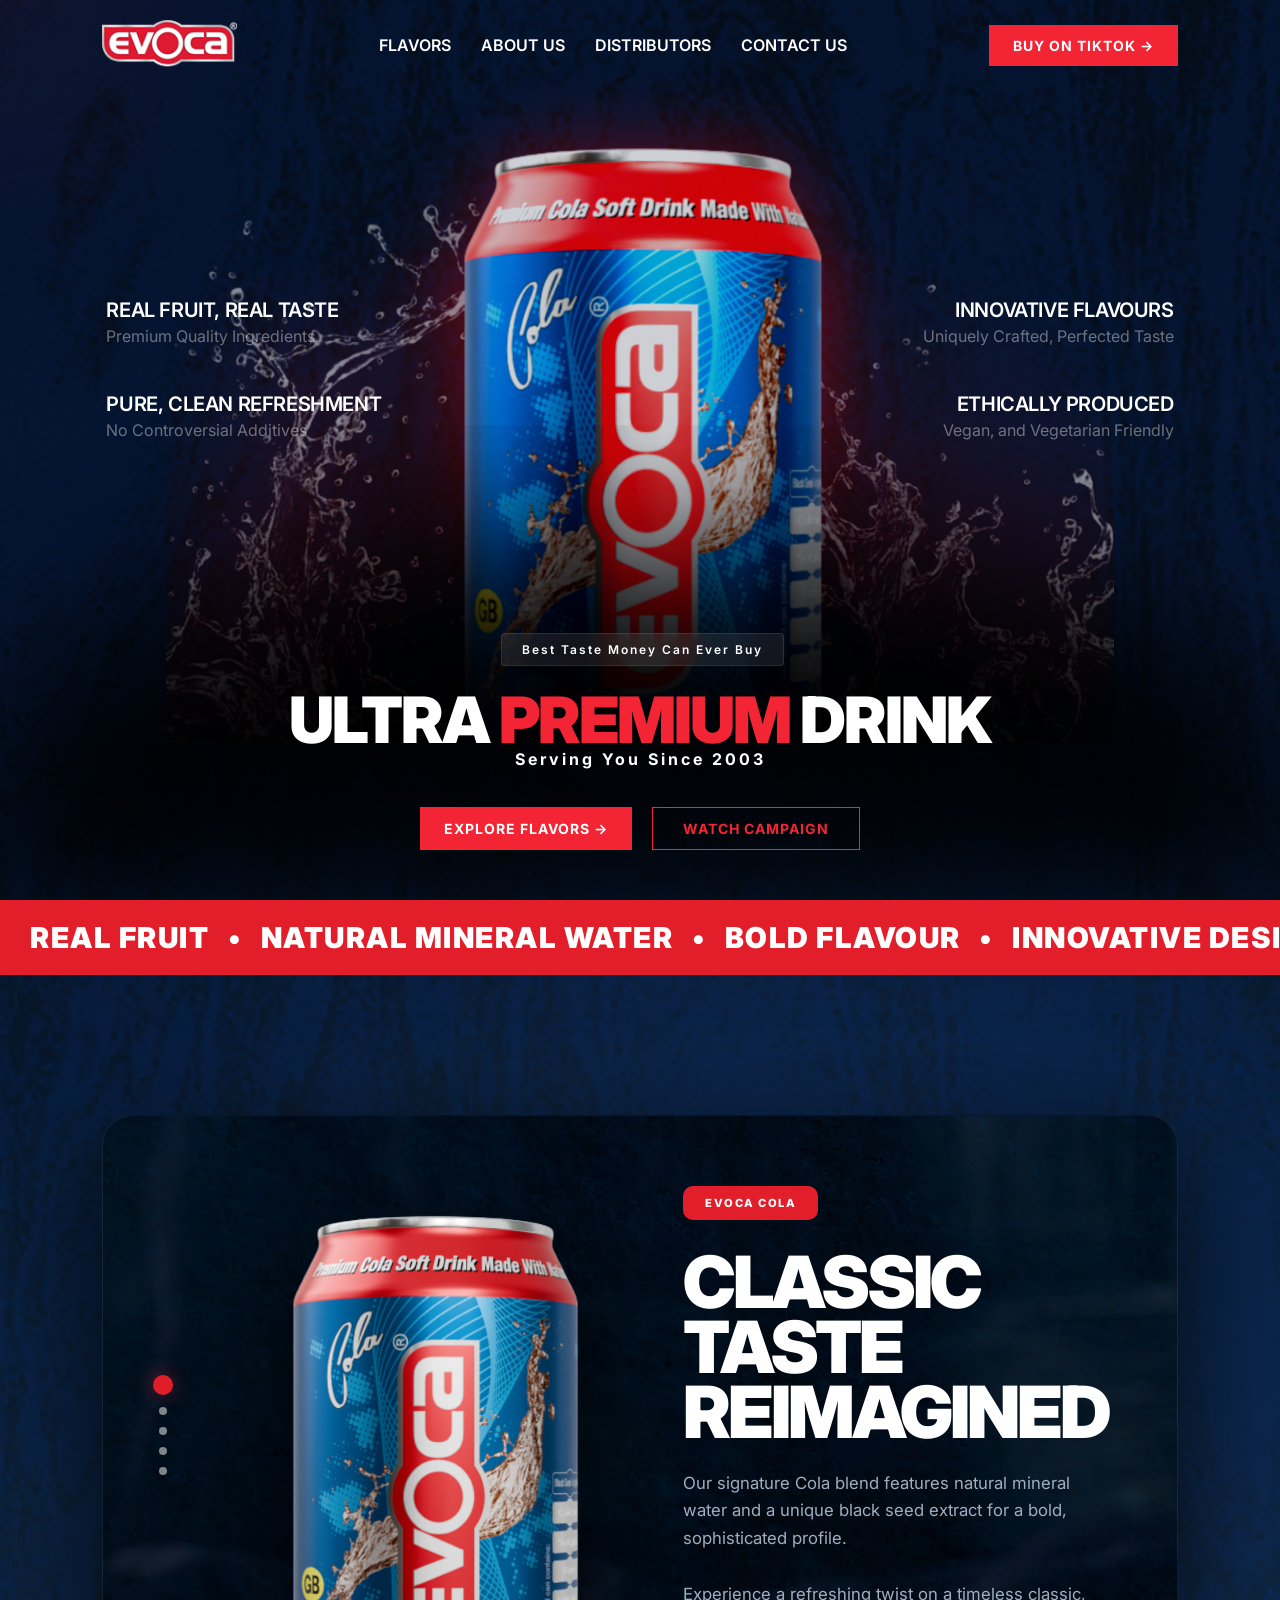
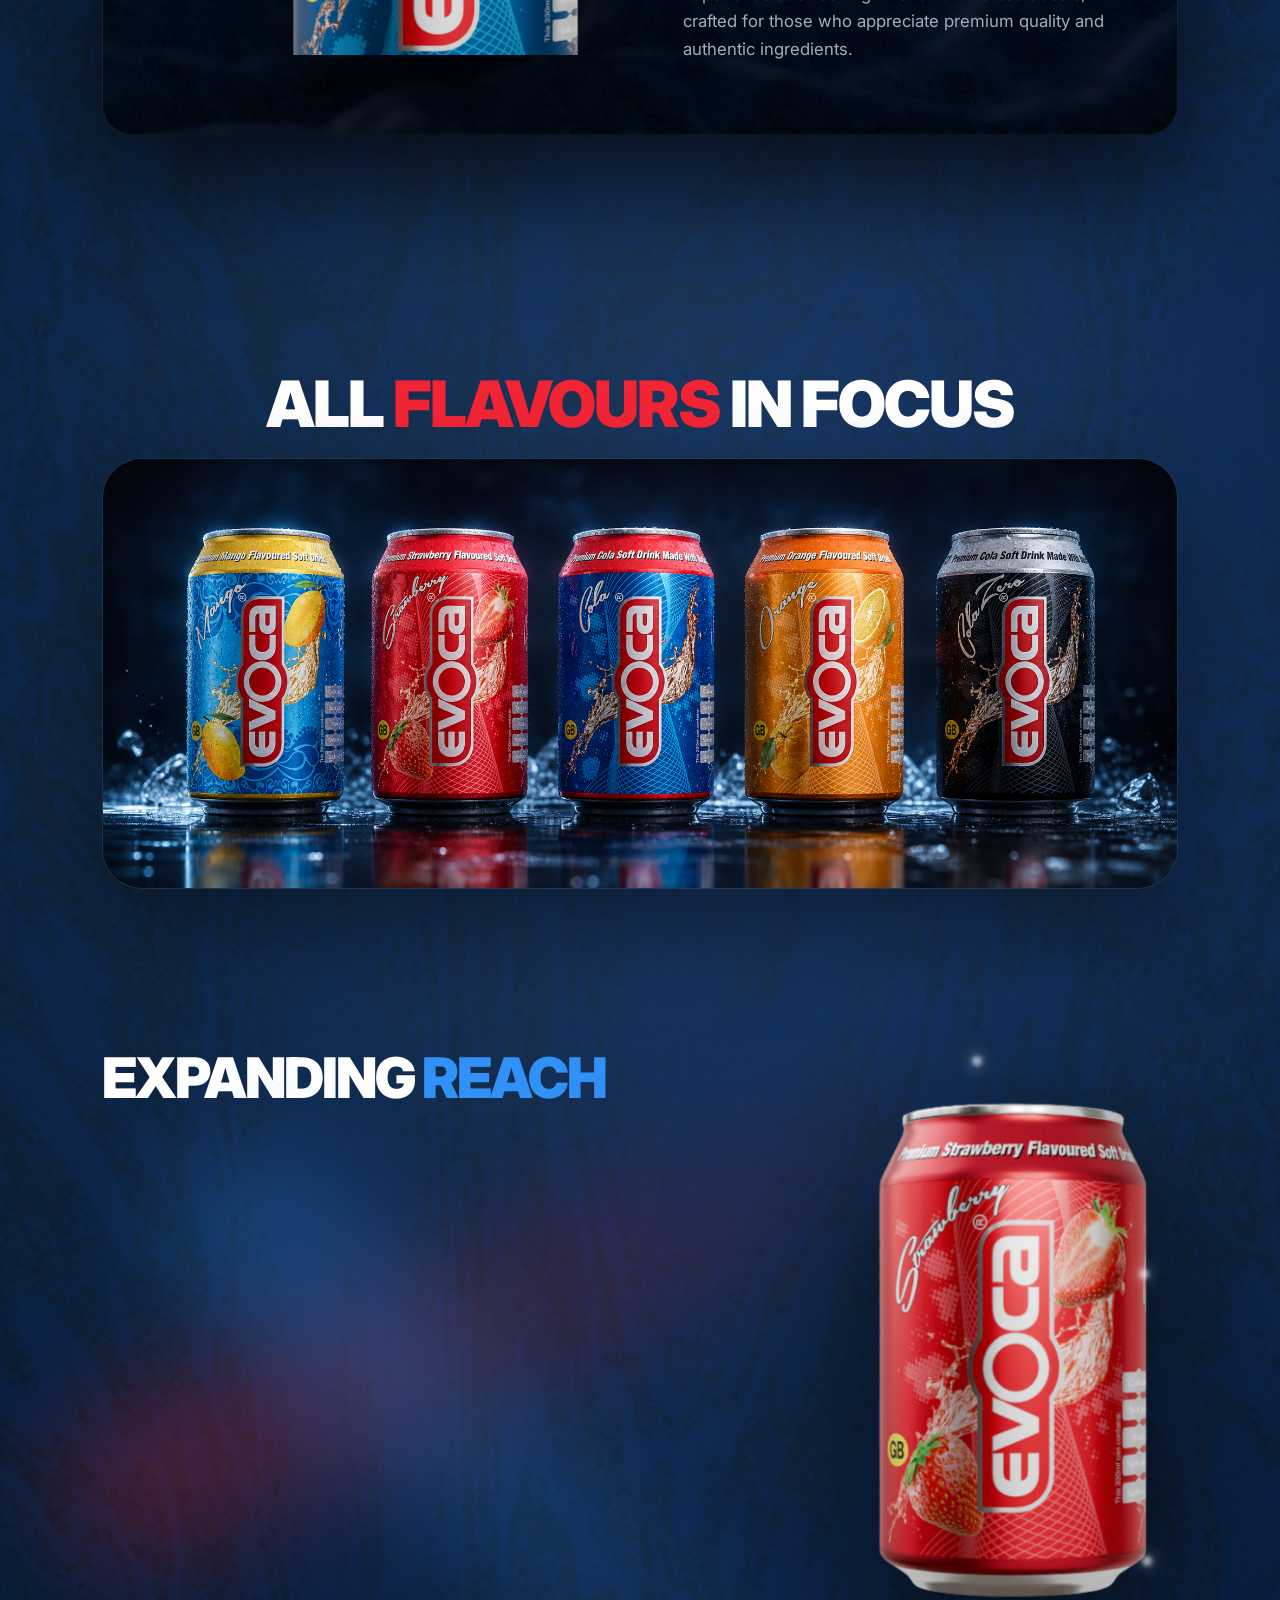
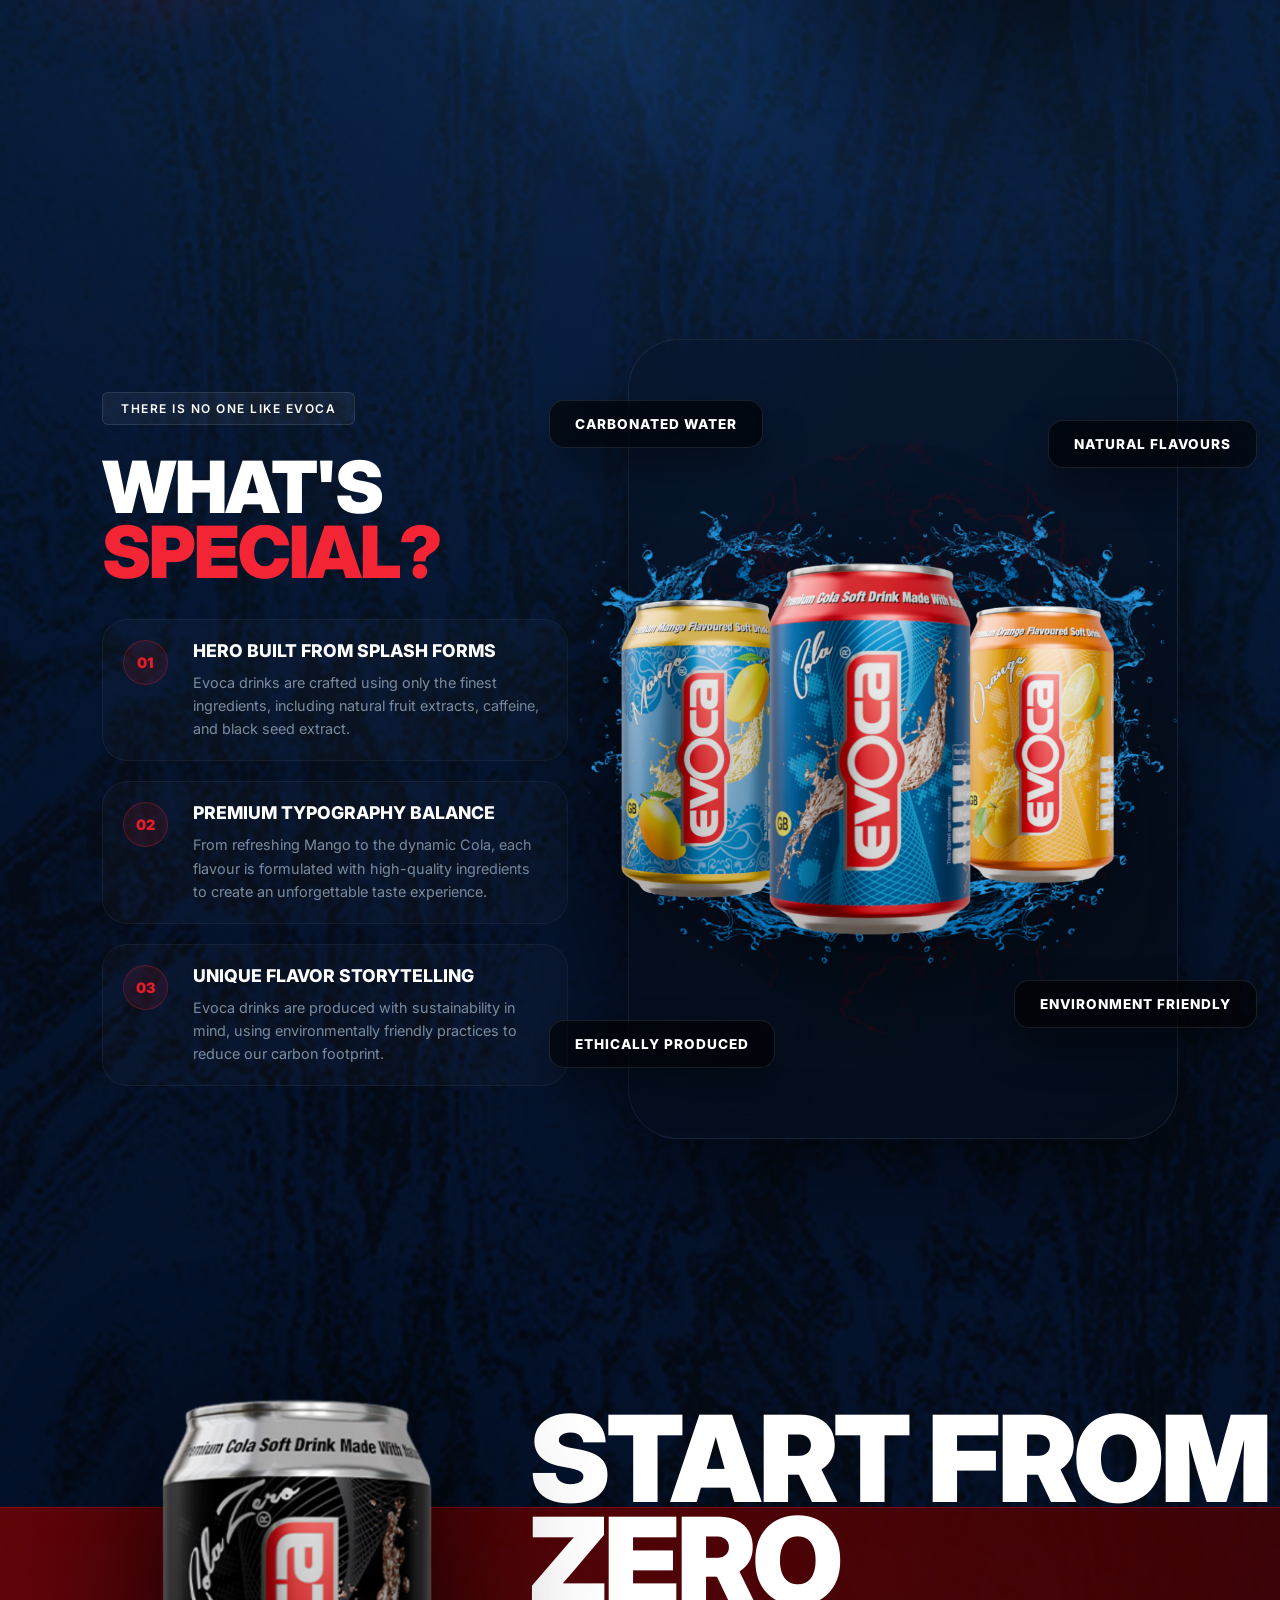
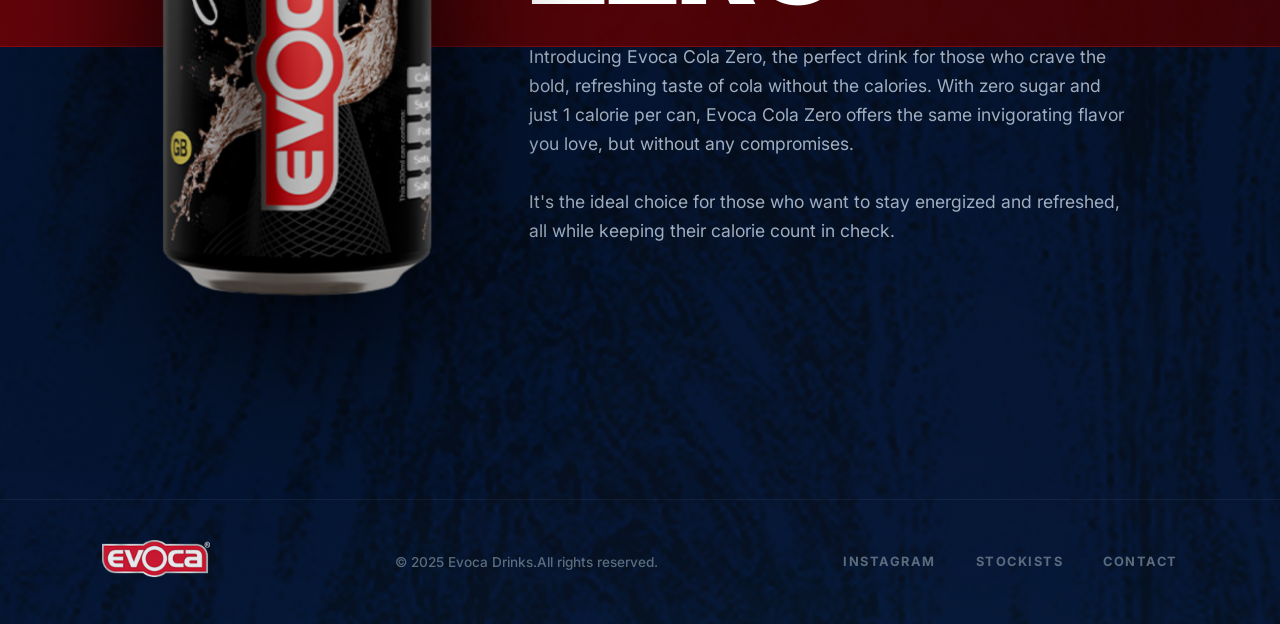
<file: index.html>
<!DOCTYPE html>
<html lang="en" class="snap-page">

<head>
    <meta charset="UTF-8">
    <meta name="viewport" content="width=device-width, initial-scale=1.0">
    <title>Evoca - Taste the rush</title>
    <link rel="stylesheet" href="style.css">
    <link rel="preconnect" href="https://fonts.googleapis.com">
    <link rel="preconnect" href="https://fonts.gstatic.com" crossorigin>
    <link href="https://fonts.googleapis.com/css2?family=Inter:wght@400;500;600;700;800;900&display=swap"
        rel="stylesheet">
</head>

<body>

    <header class="navbar">
        <div class="navbar-container">
            <div class="logo">
                <img src="assets/Evoca Logo.png" alt="Evoca Logo" class="logo-img">
            </div>
            <nav class="nav-links">
                <a href="index.html#flavors">Flavors</a>
                <a href="about.html">About Us</a>
                <a href="distributors.html">Distributors</a>
                <a href="contact.html">Contact US</a>
            </nav>
            <div class="menu-toggle" id="menuToggle">
                <span></span>
                <span></span>
                <span></span>
            </div>
            <a href="#" class="btn btn-primary buy-now">BUY ON TIKTOK &rarr;</a>
        </div>
    </header>

    <main class="hero">
        <div class="hero-visual">
            <div class="hero-img-wrapper">
                <img src="assets/hero.png" alt="Evoca Hero" class="hero-img">
            </div>
        </div>
        <div class="hero-sides-container">
            <div class="hero-side left">
                <div class="side-info-item">
                    <h3>REAL FRUIT, REAL TASTE</h3>
                    <p>Premium Quality Ingredients</p>
                </div>
                <div class="side-info-item">
                    <h3>PURE, CLEAN REFRESHMENT</h3>
                    <p>No Controversial Additives</p>
                </div>
            </div>
            <div class="hero-side right">
                <div class="side-info-item">
                    <h3>INNOVATIVE FLAVOURS</h3>
                    <p>Uniquely Crafted, Perfected Taste</p>
                </div>
                <div class="side-info-item">
                    <h3>ETHICALLY PRODUCED</h3>
                    <p>Vegan, and Vegetarian Friendly</p>
                </div>
            </div>
        </div>

        <div class="hero-bottom-content">
            <div class="hero-badge reveal">Best Taste Money Can Ever Buy</div>

            <div class="hero-main-title reveal delay-1">

                <h1>Ultra <span class="highlight-red">Premium</span> Drink</h1>
                <span class="title-sub">Serving You Since 2003</span>
            </div>

            <div class="hero-actions reveal delay-2">
                <a href="#flavors" class="btn btn-primary buy-now">EXPLORE FLAVORS &rarr;</a>
                <a href="#" class="btn btn-outline">WATCH CAMPAIGN</a>
            </div>
        </div>
        <div class="hero-fade-overlay"></div>
    </main>

    <div class="marquee-wrapper">
        <div class="marquee">
            <span>REAL FRUIT &nbsp;&nbsp;&bull;&nbsp;&nbsp; NATURAL MINERAL WATER &nbsp;&nbsp;&bull;&nbsp;&nbsp; BOLD
                FLAVOUR &nbsp;&nbsp;&bull;&nbsp;&nbsp; INNOVATIVE DESIGN &nbsp;&nbsp;&bull;&nbsp;&nbsp; REAL FRUIT
                &nbsp;&nbsp;&bull;&nbsp;&nbsp; NATURAL MINERAL WATER &nbsp;&nbsp;&bull;&nbsp;&nbsp; BOLD FLAVOUR
                &nbsp;&nbsp;&bull;&nbsp;&nbsp; INNOVATIVE DESIGN</span>
            <span>REAL FRUIT &nbsp;&nbsp;&bull;&nbsp;&nbsp; NATURAL MINERAL WATER &nbsp;&nbsp;&bull;&nbsp;&nbsp; BOLD
                FLAVOUR &nbsp;&nbsp;&bull;&nbsp;&nbsp; INNOVATIVE DESIGN &nbsp;&nbsp;&bull;&nbsp;&nbsp; REAL FRUIT
                &nbsp;&nbsp;&bull;&nbsp;&nbsp; NATURAL MINERAL WATER &nbsp;&nbsp;&bull;&nbsp;&nbsp; BOLD FLAVOUR
                &nbsp;&nbsp;&bull;&nbsp;&nbsp; INNOVATIVE DESIGN</span>
        </div>
    </div>

    <section id="flavors" class="product-showcase">
        <div class="showcase-container">
            <div class="pagination">
                <span class="dot active" data-index="0"></span>
                <span class="dot" data-index="1"></span>
                <span class="dot" data-index="2"></span>
                <span class="dot" data-index="3"></span>
                <span class="dot" data-index="4"></span>
            </div>
            <div class="product-image">
                <img src="assets/1.png" alt="Evoca Product" id="productImage">
            </div>
            <div class="product-info reveal">
                <span class="product-tag" id="productTag">Evoca Cola</span>
                <h2 class="product-heading" id="productHeading">CLASSIC TASTE<br>REIMAGINED</h2>
                <p class="product-description" id="productDesc">
                    Our signature Cola blend features natural mineral water and a unique black seed extract for a bold,
                    sophisticated profile.
                    <br><br>
                    Experience a refreshing twist on a timeless classic, crafted for those who appreciate premium
                    quality and authentic ingredients.
                </p>
            </div>
        </div>
    </section>

    <section class="campaign-system">
        <div class="campaign-header reveal">
            <h2 class="header-main">ALL <span class="highlight-red">FLAVOURS</span> IN FOCUS</h2>
            <!-- <p class="header-sub">Our product pages present each drink as part of an immersive showcase .</p> -->
            <div class="campaign-banner reveal delay-1">
                <img src="assets/centralcans.png" alt="Evoca Cans Range" class="banner-img">
            </div>
        </div>

        <div class="campaign-grid">
            <div class="campaign-left reveal">
                <h3 class="side-heading">Expanding <span class="highlight-blue">Reach</span></h3>

                <div class="feature-list">
                    <div class="feature-card reveal delay-1">
                        <h4>Expanding Across the UK</h4>
                        <p>
                            Evoca Drinks continues to grow its national footprint, now available through major
                            distributors and supplying thousands of QSR and retail outlets across the UK.
                            <br><br>
                            We are actively expanding across Europe and beyond.
                        </p>
                    </div>
                    <div class="feature-card reveal delay-2">
                        <h4>Stock Evoca</h4>
                        <p>
                            Whether you are a wholesaler, distributor, restaurant group or independent retailer, Evoca
                            Drinks offers a premium alternative your customers are actively seeking.
                            <br><br>
                            <a href="contact.html" style="color: var(--primary-red); font-weight: 700;">Contact us</a>
                            to discuss trade opportunities or visit the <a href="distributors.html"
                                style="color: var(--primary-red); font-weight: 700;">distributors page</a>.
                            <br><br>
                            Also available through online marketplaces, including TikTok Shop, making it even easier for
                            customers to discover and purchase Evoca Drinks.
                        </p>
                    </div>
                </div>
            </div>

            <div class="campaign-right">
                <div class="visual-container">
                    <!-- Liquid Ribbons Background -->
                    <div class="ribbon ribbon-1"></div>
                    <div class="ribbon ribbon-2"></div>

                    <!-- <div class="campaign-info reveal delay-2">
                        <span class="tag-pill">CAMPAIGN VISUAL SYSTEM</span>
                        <p class="campaign-desc">
                            Evoca Cola is the only soft drink in the world to be made<br>
                            with: 100% Natural Mineral Water a Special Tasteless Extract of<br>
                            Black Seed
                        </p>
                    </div> -->

                    <div class="straight-can">
                        <img src="assets/EvocaStrawberry.png" alt="Evoca Strawberry">
                    </div>
                    <!-- Glowing particles -->
                    <div class="particle p1"></div>
                    <div class="particle p2"></div>
                    <div class="particle p3"></div>
                </div>
            </div>
        </div>
    </section>

    <section class="signature-concept">
        <div class="concept-grid">
            <div class="concept-left reveal">
                <span class="concept-tag">THERE IS NO ONE LIKE EVOCA</span>
                <h2 class="concept-heading">WHAT'S <span class="highlight-red">SPECIAL?</span></h2>

                <div class="concept-features">
                    <div class="concept-feature">
                        <div class="feature-icon">01</div>
                        <div class="feature-text">
                            <h4>HERO BUILT FROM SPLASH FORMS</h4>
                            <p>Evoca drinks are crafted using only the finest ingredients, including natural fruit
                                extracts, caffeine, and black seed extract.</p>
                        </div>
                    </div>
                    <div class="concept-feature">
                        <div class="feature-icon">02</div>
                        <div class="feature-text">
                            <h4>PREMIUM TYPOGRAPHY BALANCE</h4>
                            <p>From refreshing Mango to the dynamic Cola, each flavour is formulated with
                                high-quality ingredients to create an unforgettable taste experience.
                            </p>
                        </div>
                    </div>
                    <div class="concept-feature">
                        <div class="feature-icon">03</div>
                        <div class="feature-text">
                            <h4>UNIQUE FLAVOR STORYTELLING</h4>
                            <p>Evoca drinks are produced with sustainability in mind, using environmentally friendly
                                practices to reduce our carbon footprint.</p>
                        </div>
                    </div>
                </div>
            </div>

            <div class="concept-right">
                <div class="orbit-card">
                    <!-- <span class="orbit-tag">ORBIT SHOWCASE</span> -->

                    <div class="orbit-visual">
                        <img src="assets/Group9.png" alt="Orbit Background" class="orbit-bg">
                        <img src="assets/all.png" alt="Evoca Cans Range" class="orbit-can">

                        <!-- Orbiting feature labels -->
                        <div class="orbit-label label-tl">
                            <h5>CARBONATED WATER</h5>
                        </div>
                        <div class="orbit-label label-tr">
                            <h5>NATURAL FLAVOURS</h5>
                        </div>
                        <div class="orbit-label label-bl">
                            <h5>ETHICALLY PRODUCED</h5>
                        </div>
                        <div class="orbit-label label-br">
                            <h5>ENVIRONMENT FRIENDLY</h5>
                        </div>
                    </div>
                </div>
            </div>
        </div>
    </section>
    <section id="zero" class="zero-section">
        <div class="red-stripe"></div>
        <div class="zero-container">
            <div class="zero-left reveal">
                <img src="assets/Zero.png" alt="Evoca Cola Zero" class="zero-can">
            </div>
            <div class="zero-right">
                <h2 class="zero-heading">START FROM<br>ZERO</h2>
                <p class="zero-text">
                    Introducing Evoca Cola Zero, the perfect drink for those who crave the bold, refreshing taste of
                    cola without the calories. With zero sugar and just 1 calorie per can, Evoca Cola Zero offers the
                    same invigorating flavor you love, but without any compromises.<br> <br>
                    It's the ideal choice for those who
                    want to stay energized and refreshed, all while keeping their calorie count in check.
                </p>
                <!-- <a href="#" class="btn btn-primary">EXPLORE FLAVORS</a> -->
            </div>
        </div>
    </section>

    <footer id="contact" class="footer">
        <div class="footer-container">
            <div class="footer-left">
                <img src="assets/Evoca Logo.png" alt="Evoca Logo" class="footer-logo">
            </div>
            <div class="footer-center">
                <p>© 2025 Evoca Drinks.All rights reserved.</p>
            </div>
            <div class="footer-right">
                <nav class="footer-nav">
                    <a href="#">INSTAGRAM</a>
                    <a href="distributors.html">STOCKISTS</a>
                    <a href="contact.html">CONTACT</a>
                </nav>
            </div>
        </div>
    </footer>

    <script>
        const scrollTop = document.getElementById('scrollTop');
        const navbar = document.querySelector('.navbar');

        window.addEventListener('scroll', () => {
            // Scroll to top button visibility
            if (window.pageYOffset > 300) {
                scrollTop.classList.add('visible');
            } else {
                scrollTop.classList.remove('visible');
            }

            // Navbar background transition
            if (window.pageYOffset > 50) {
                navbar.classList.add('scrolled');
            } else {
                navbar.classList.remove('scrolled');
            }
        });

        // Intersection Observer for reveal animations
        const revealCallback = (entries, observer) => {
            entries.forEach(entry => {
                if (entry.isIntersecting) {
                    entry.target.classList.add('active');
                }
            });
        };

        const revealObserver = new IntersectionObserver(revealCallback, {
            threshold: 0.15
        });

        document.querySelectorAll('.reveal').forEach(el => {
            revealObserver.observe(el);
        });

        // Mouse Tracking Glow Effect
        const glow = document.createElement('div');
        glow.className = 'mouse-glow';
        document.body.appendChild(glow);

        // Style the glow element via JS for simplicity or add to CSS
        Object.assign(glow.style, {
            position: 'fixed',
            width: '600px',
            height: '600px',
            background: 'radial-gradient(circle, rgba(227, 30, 43, 0.05) 0%, transparent 70%)',
            borderRadius: '50%',
            pointerEvents: 'none',
            zIndex: '0',
            transform: 'translate(-50%, -50%)',
            transition: 'opacity 0.5s ease'
        });

        document.addEventListener('mousemove', (e) => {
            glow.style.left = e.clientX + 'px';
            glow.style.top = e.clientY + 'px';
        });

        document.addEventListener('mouseenter', () => glow.style.opacity = '1');
        document.addEventListener('mouseleave', () => glow.style.opacity = '0');

        // Magnetic Button Effect
        const magneticButtons = document.querySelectorAll('.magnetic');
        magneticButtons.forEach(btn => {
            btn.addEventListener('mousemove', (e) => {
                const rect = btn.getBoundingClientRect();
                const x = e.clientX - rect.left - rect.width / 2;
                const y = e.clientY - rect.top - rect.height / 2;
                btn.style.transform = `translate(${x * 0.3}px, ${y * 0.3}px) scale(1.1)`;
            });
            btn.addEventListener('mouseleave', () => {
                btn.style.transform = '';
            });
        });

        // Text animation for highlights
        const textAnim = document.querySelector('.anim-text');
        if (textAnim) {
            textAnim.innerHTML = textAnim.innerText.split('').map((char, i) =>
                `<span style="display:inline-block; transition: all 0.5s ease ${i * 0.1}s">${char}</span>`
            ).join('');

            const observer = new IntersectionObserver((entries) => {
                entries.forEach(entry => {
                    if (entry.isIntersecting) {
                        entry.target.querySelectorAll('span').forEach(s => {
                            s.style.transform = 'translateY(0) rotate(0)';
                            s.style.opacity = '1';
                        });
                    } else {
                        entry.target.querySelectorAll('span').forEach(s => {
                            s.style.transform = 'translateY(20px) rotate(10deg)';
                            s.style.opacity = '0';
                        });
                    }
                });
            }, { threshold: 0.5 });
            observer.observe(textAnim);
        }

        // Flavor Switcher Logic
        const flavors = [
            {
                tag: "Evoca Cola",
                heading: "CLASSIC TASTE<br>REIMAGINED",
                desc: "Our signature Cola blend features natural mineral water and a unique black seed extract for a bold, sophisticated profile.<br><br>Experience a refreshing twist on a timeless classic, crafted for those who appreciate premium quality and authentic ingredients.",
                img: "assets/1.png"
            },
            {
                tag: "Evoca Strawberry",
                heading: "FRUITY RUSH",
                desc: "Evoca Strawberry combines freshly pressed strawberry juice and premium ingredients for a naturally refreshing, authentic flavour.<br><br>Carefully crafted from real fruit and natural mineral water, it delivers a smooth texture, bold flavour, and revitalising refreshment wherever you are.",
                img: "assets/2.png"
            },
            {
                tag: "Evoca Orange",
                heading: "ISLAND REFRESHMENT",
                desc: "Crisp, zesty, and full of life, our Orange flavor is made from the finest citrus extracts and crystal-clear spring water.<br><br>A bright and uplifting choice that delivers a natural citrus punch, keeping you refreshed and revitalized from the first sip to the last.",
                img: "assets/4.png"
            },
            {
                tag: "Evoca Mango",
                heading: "EVERY DROP<br>TROPICAL",
                desc: "Savor the sun-ripened sweetness of exotic mangoes, perfectly balanced with our pure mineral water base.<br><br>A vibrant, refreshing escape that brings a burst of tropical energy to your day, with no artificial flavors or compromise.",
                img: "assets/3.png"
            },
            {
                tag: "Evoca Cola Zero",
                heading: "ZERO CALORIES",
                desc: "Indulge in the full, rich taste of our Cola, now with zero calories. Infused with real kola nut and our exclusive black seed extract, Evoca Cola Zero offers all the bold, sophisticated flavours of the original, without the sugar.<br><br>Perfect for those who want the taste they love with none of the calories, Evoca Cola Zero delivers refreshment, energy, and flavour in every sip.",
                img: "assets/5.png"
            }
        ];

        const dots = document.querySelectorAll('.pagination .dot');
        const productImage = document.getElementById('productImage');
        const productTag = document.getElementById('productTag');
        const productHeading = document.getElementById('productHeading');
        const productDesc = document.getElementById('productDesc');

        dots.forEach(dot => {
            dot.addEventListener('click', () => {
                const index = dot.getAttribute('data-index');
                updateFlavor(index);
            });
        });

        function updateFlavor(index) {
            const flavor = flavors[index];

            // Update active dot
            dots.forEach(d => d.classList.remove('active'));
            dots[index].classList.add('active');

            // Fade out effect
            const elementsToFade = [productImage, productTag, productHeading, productDesc];
            elementsToFade.forEach(el => {
                el.style.opacity = '0';
                el.style.transform = 'translateY(20px)';
                el.style.transition = 'all 0.4s ease';
            });

            setTimeout(() => {
                // Update content
                productImage.src = flavor.img;
                productTag.textContent = flavor.tag;
                productHeading.innerHTML = flavor.heading;
                productDesc.innerHTML = flavor.desc;

                // Fade in effect
                elementsToFade.forEach(el => {
                    el.style.opacity = '1';
                    el.style.transform = 'translateY(0)';
                });
            }, 400);
        }

        // Mobile Menu Toggle Logic
        const menuToggle = document.getElementById('menuToggle');
        const navLinks = document.querySelector('.nav-links');

        menuToggle.addEventListener('click', () => {
            menuToggle.classList.toggle('active');
            navLinks.classList.toggle('active');
            document.body.classList.toggle('no-scroll');
        });

        // Close menu when link is clicked
        document.querySelectorAll('.nav-links a').forEach(link => {
            link.addEventListener('click', () => {
                menuToggle.classList.remove('active');
                navLinks.classList.remove('active');
                document.body.classList.remove('no-scroll');
            });
        });
    </script>
</body>

</html>
</file>
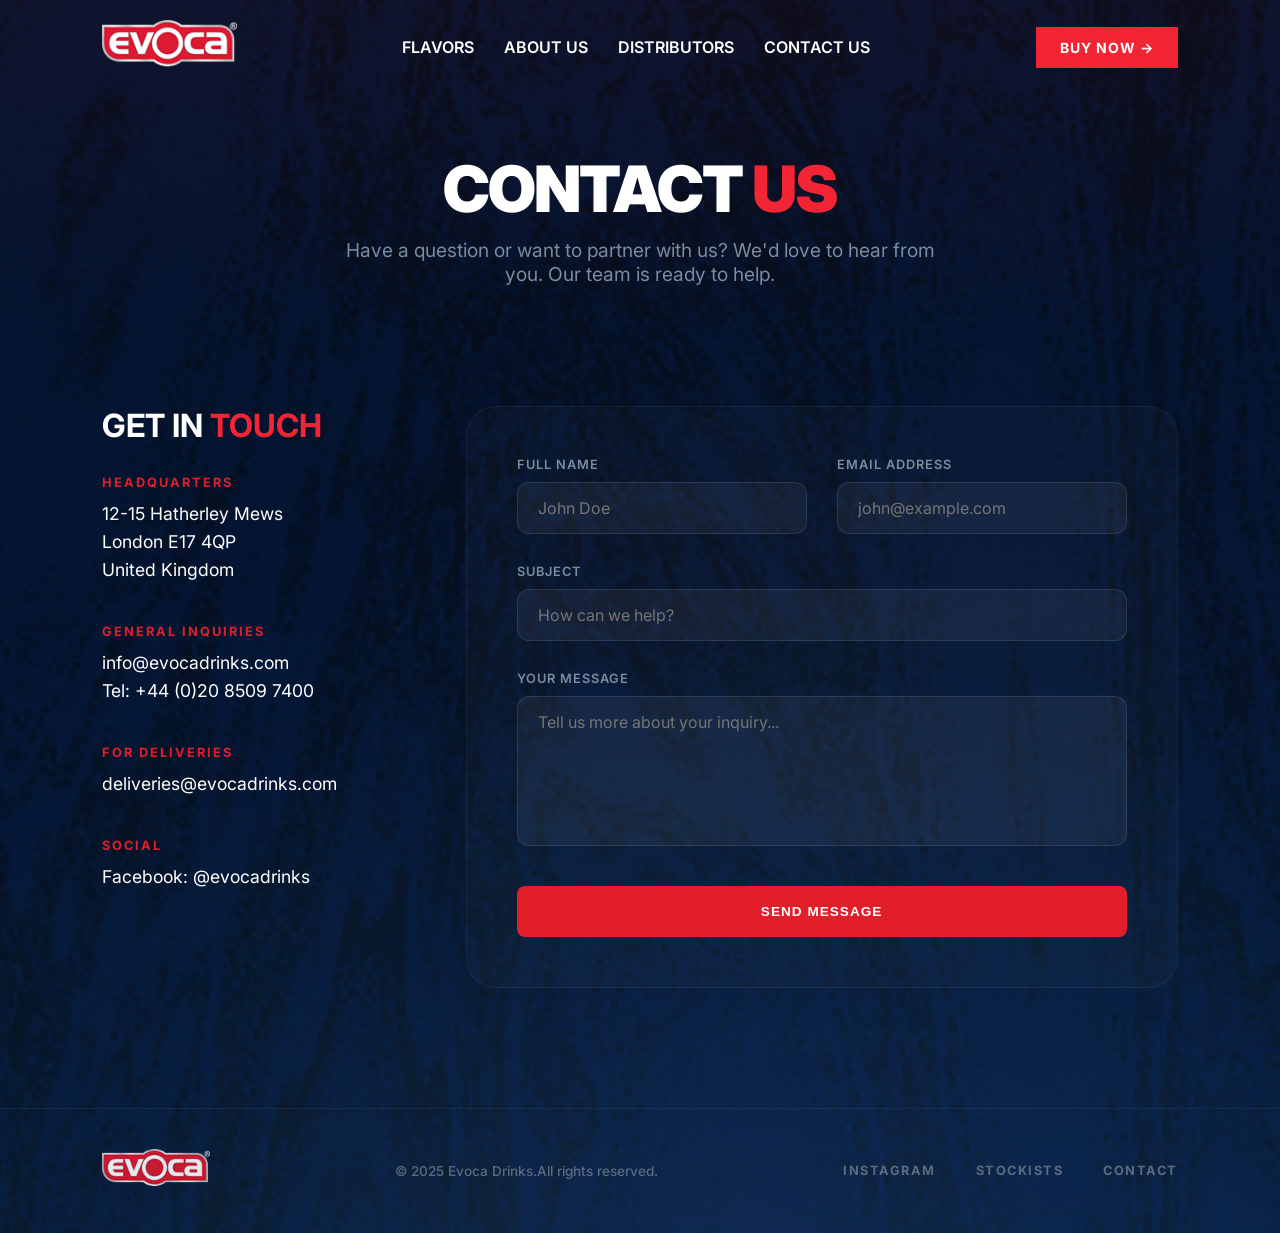
<file: contact.html>
<!DOCTYPE html>
<html lang="en">

<head>
    <meta charset="UTF-8">
    <meta name="viewport" content="width=device-width, initial-scale=1.0">
    <title>Contact Us - Evoca</title>
    <link rel="stylesheet" href="style.css">
    <link rel="preconnect" href="https://fonts.googleapis.com">
    <link rel="preconnect" href="https://fonts.gstatic.com" crossorigin>
    <link href="https://fonts.googleapis.com/css2?family=Inter:wght@400;500;600;700;800;900&display=swap"
        rel="stylesheet">
</head>

<body>

    <header class="navbar">
        <div class="navbar-container">
            <div class="logo">
                <a href="index.html"><img src="assets/Evoca Logo.png" alt="Evoca Logo" class="logo-img"></a>
            </div>
            <nav class="nav-links">
                <a href="index.html#flavors">Flavors</a>
                <a href="about.html">About Us</a>
                <a href="distributors.html">Distributors</a>
                <a href="contact.html">Contact US</a>
            </nav>
            <div class="menu-toggle" id="menuToggle">
                <span></span>
                <span></span>
                <span></span>
            </div>
            <a href="#" class="btn btn-primary buy-now">BUY NOW &rarr;</a>
        </div>
    </header>

    <header class="page-header">
        <div class="page-header-container">
            <h1 class="page-title">Contact <span class="highlight-red">Us</span></h1>
            <p class="page-subtitle">Have a question or want to partner with us? We'd love to hear from you. Our team is
                ready to help.</p>
        </div>
    </header>

    <section class="contact-section">
        <div class="contact-container">
            <div class="contact-info">
                <h3>Get In <span class="highlight-red">Touch</span></h3>

                <div class="info-item">
                    <h4>Headquarters</h4>
                    <p>12-15 Hatherley Mews<br>London E17 4QP<br>United Kingdom</p>
                </div>

                <div class="info-item">
                    <h4>General Inquiries</h4>
                    <p>info@evocadrinks.com<br>Tel: +44 (0)20 8509 7400</p>
                </div>

                <div class="info-item">
                    <h4>For Deliveries</h4>
                    <p>deliveries@evocadrinks.com</p>
                </div>

                <div class="info-item">
                    <h4>Social</h4>
                    <p><a href="https://www.facebook.com/evocadrinks" target="_blank" style="color: inherit; text-decoration: none;">Facebook: @evocadrinks</a></p>
                </div>
            </div>

            <div class="contact-form">
                <form action="#">
                    <div class="form-grid">
                        <div class="form-group">
                            <label for="name">Full Name</label>
                            <input type="text" id="name" class="form-input" placeholder="John Doe" required>
                        </div>
                        <div class="form-group">
                            <label for="email">Email Address</label>
                            <input type="email" id="email" class="form-input" placeholder="john@example.com" required>
                        </div>
                    </div>

                    <div class="form-group" style="margin-bottom: 30px;">
                        <label for="subject">Subject</label>
                        <input type="text" id="subject" class="form-input" placeholder="How can we help?" required>
                    </div>

                    <div class="form-group" style="margin-bottom: 40px;">
                        <label for="message">Your Message</label>
                        <textarea id="message" class="form-textarea" placeholder="Tell us more about your inquiry..."
                            required></textarea>
                    </div>

                    <button type="submit" class="btn btn-primary"
                        style="width: 100%; padding: 18px; cursor: pointer; border: none;">SEND MESSAGE</button>
                </form>
            </div>
        </div>
    </section>

    <footer class="footer">
        <div class="footer-container">
            <div class="footer-left">
                <img src="assets/Evoca Logo.png" alt="Evoca Logo" class="footer-logo">
            </div>
            <div class="footer-center">
                <p>© 2025 Evoca Drinks.All rights reserved.</p>
            </div>
            <div class="footer-right">
                <nav class="footer-nav">
                    <a href="#">INSTAGRAM</a>
                    <a href="distributors.html">STOCKISTS</a>
                    <a href="contact.html">CONTACT</a>
                </nav>
            </div>
        </div>
    </footer>

    <a href="#" class="scroll-top" id="scrollTop">
        <svg viewBox="0 0 24 24" width="24" height="24" stroke="currentColor" stroke-width="3" fill="none"
            stroke-linecap="round" stroke-linejoin="round">
            <polyline points="18 15 12 9 6 15"></polyline>
        </svg>
    </a>

    <script>
        const scrollTop = document.getElementById('scrollTop');
        const navbar = document.querySelector('.navbar');

        window.addEventListener('scroll', () => {
            if (window.pageYOffset > 300) {
                scrollTop.classList.add('visible');
            } else {
                scrollTop.classList.remove('visible');
            }

            if (window.pageYOffset > 50) {
                navbar.classList.add('scrolled');
            } else {
                navbar.classList.remove('scrolled');
            }
        });

        // Mobile Menu Toggle Logic
        const menuToggle = document.getElementById('menuToggle');
        const navLinks = document.querySelector('.nav-links');

        menuToggle.addEventListener('click', () => {
            menuToggle.classList.toggle('active');
            navLinks.classList.toggle('active');
            document.body.classList.toggle('no-scroll');
        });

        // Close menu when link is clicked
        document.querySelectorAll('.nav-links a').forEach(link => {
            link.addEventListener('click', () => {
                menuToggle.classList.remove('active');
                navLinks.classList.remove('active');
                document.body.classList.remove('no-scroll');
            });
        });
    </script>
</body>

</html>
</file>
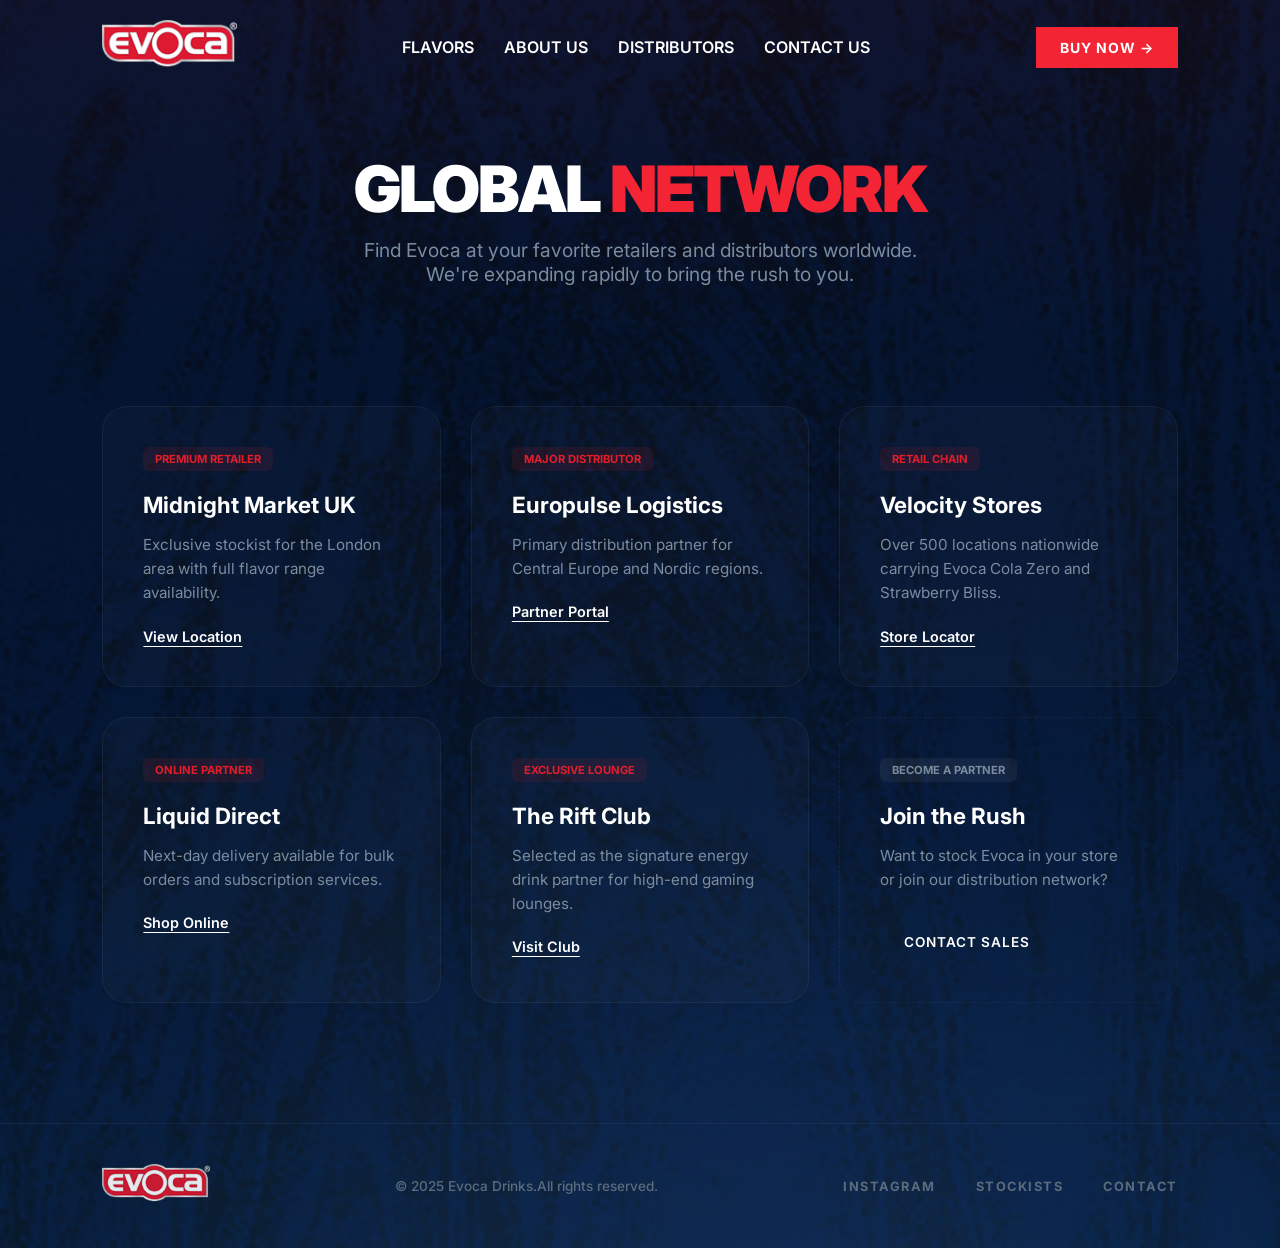
<file: distributors.html>
<!DOCTYPE html>
<html lang="en">

<head>
    <meta charset="UTF-8">
    <meta name="viewport" content="width=device-width, initial-scale=1.0">
    <title>Distributors - Evoca</title>
    <link rel="stylesheet" href="style.css">
    <link rel="preconnect" href="https://fonts.googleapis.com">
    <link rel="preconnect" href="https://fonts.gstatic.com" crossorigin>
    <link href="https://fonts.googleapis.com/css2?family=Inter:wght@400;500;600;700;800;900&display=swap"
        rel="stylesheet">
</head>

<body>

    <header class="navbar">
        <div class="navbar-container">
            <div class="logo">
                <a href="index.html"><img src="assets/Evoca Logo.png" alt="Evoca Logo" class="logo-img"></a>
            </div>
            <nav class="nav-links">
                <a href="index.html#flavors">Flavors</a>
                <a href="about.html">About Us</a>
                <a href="distributors.html">Distributors</a>
                <a href="contact.html">Contact US</a>
            </nav>
            <div class="menu-toggle" id="menuToggle">
                <span></span>
                <span></span>
                <span></span>
            </div>
            <a href="#" class="btn btn-primary buy-now">BUY NOW &rarr;</a>
        </div>
    </header>

    <header class="page-header">
        <div class="page-header-container">
            <h1 class="page-title">Global <span class="highlight-red">Network</span></h1>
            <p class="page-subtitle">Find Evoca at your favorite retailers and distributors worldwide. We're expanding
                rapidly to bring the rush to you.</p>
        </div>
    </header>

    <section class="distributors-section">
        <div class="distributor-grid">
            <div class="distributor-card">
                <span class="distributor-tag">Premium Retailer</span>
                <h3>Midnight Market UK</h3>
                <p>Exclusive stockist for the London area with full flavor range availability.</p>
                <a href="#" class="distributor-link">View Location</a>
            </div>

            <div class="distributor-card">
                <span class="distributor-tag">Major Distributor</span>
                <h3>Europulse Logistics</h3>
                <p>Primary distribution partner for Central Europe and Nordic regions.</p>
                <a href="#" class="distributor-link">Partner Portal</a>
            </div>

            <div class="distributor-card">
                <span class="distributor-tag">Retail Chain</span>
                <h3>Velocity Stores</h3>
                <p>Over 500 locations nationwide carrying Evoca Cola Zero and Strawberry Bliss.</p>
                <a href="#" class="distributor-link">Store Locator</a>
            </div>

            <div class="distributor-card">
                <span class="distributor-tag">Online Partner</span>
                <h3>Liquid Direct</h3>
                <p>Next-day delivery available for bulk orders and subscription services.</p>
                <a href="#" class="distributor-link">Shop Online</a>
            </div>

            <div class="distributor-card">
                <span class="distributor-tag">Exclusive Lounge</span>
                <h3>The Rift Club</h3>
                <p>Selected as the signature energy drink partner for high-end gaming lounges.</p>
                <a href="#" class="distributor-link">Visit Club</a>
            </div>

            <div class="distributor-card" style="border-style: dashed; background: transparent;">
                <span class="distributor-tag"
                    style="background: rgba(255,255,255,0.05); color: var(--text-muted);">Become a Partner</span>
                <h3>Join the Rush</h3>
                <p>Want to stock Evoca in your store or join our distribution network?</p>
                <a href="contact.html" class="btn btn-secondary" style="margin-top: 10px;">Contact Sales</a>
            </div>
        </div>
    </section>

    <footer class="footer">
        <div class="footer-container">
            <div class="footer-left">
                <img src="assets/Evoca Logo.png" alt="Evoca Logo" class="footer-logo">
            </div>
            <div class="footer-center">
                <p>© 2025 Evoca Drinks.All rights reserved.</p>
            </div>
            <div class="footer-right">
                <nav class="footer-nav">
                    <a href="#">INSTAGRAM</a>
                    <a href="distributors.html">STOCKISTS</a>
                    <a href="contact.html">CONTACT</a>
                </nav>
            </div>
        </div>
    </footer>

    <a href="#" class="scroll-top" id="scrollTop">
        <svg viewBox="0 0 24 24" width="24" height="24" stroke="currentColor" stroke-width="3" fill="none"
            stroke-linecap="round" stroke-linejoin="round">
            <polyline points="18 15 12 9 6 15"></polyline>
        </svg>
    </a>

    <script>
        const scrollTop = document.getElementById('scrollTop');
        const navbar = document.querySelector('.navbar');

        window.addEventListener('scroll', () => {
            if (window.pageYOffset > 300) {
                scrollTop.classList.add('visible');
            } else {
                scrollTop.classList.remove('visible');
            }

            if (window.pageYOffset > 50) {
                navbar.classList.add('scrolled');
            } else {
                navbar.classList.remove('scrolled');
            }
        });

        // Mobile Menu Toggle Logic
        const menuToggle = document.getElementById('menuToggle');
        const navLinks = document.querySelector('.nav-links');

        menuToggle.addEventListener('click', () => {
            menuToggle.classList.toggle('active');
            navLinks.classList.toggle('active');
            document.body.classList.toggle('no-scroll');
        });

        // Close menu when link is clicked
        document.querySelectorAll('.nav-links a').forEach(link => {
            link.addEventListener('click', () => {
                menuToggle.classList.remove('active');
                navLinks.classList.remove('active');
                document.body.classList.remove('no-scroll');
            });
        });
    </script>
</body>

</html>
</file>
<file: style.css>
html.snap-page {
    scroll-snap-type: y mandatory;
}

html {
    scroll-behavior: smooth;
}

:root {
    scroll-behavior: smooth;
    --bg-dark: #051329;
    --primary-red: #E31E2B;
    --text-white: #ffffff;
    --text-muted: #7a8c9e;
    --btn-secondary-bg: rgba(255, 255, 255, 0.05);
    --btn-secondary-border: rgba(255, 255, 255, 0.1);
}

/* Reveal Animations */
.reveal {
    opacity: 0;
    transform: translateY(30px);
    transition: all 0.8s cubic-bezier(0.175, 0.885, 0.32, 1.275);
}

.reveal.active {
    opacity: 1;
    transform: translateY(0);
}

/* Staggered Reveal Delays */
.delay-1 {
    transition-delay: 0.1s;
}

.delay-2 {
    transition-delay: 0.2s;
}

.delay-3 {
    transition-delay: 0.3s;
}

.delay-4 {
    transition-delay: 0.4s;
}

.delay-5 {
    transition-delay: 0.5s;
}

/* Parallax Keyframes */
@keyframes parallax-slow {
    0% {
        transform: translate(0, 0);
    }

    50% {
        transform: translate(20px, 15px);
    }

    100% {
        transform: translate(0, 0);
    }
}

@keyframes parallax-medium {
    0% {
        transform: translate(0, 0);
    }

    50% {
        transform: translate(-30px, 20px);
    }

    100% {
        transform: translate(0, 0);
    }
}

.parallax-s {
    animation: parallax-slow 15s ease-in-out infinite;
}

.parallax-m {
    animation: parallax-medium 12s ease-in-out infinite;
}

* {
    margin: 0;
    padding: 0;
    box-sizing: border-box;
}

body {
    font-family: 'Inter', sans-serif;
    background-color: var(--bg-dark);
    background-image: url('assets/Background.png');
    background-position: top center;
    background-size: 100% auto;
    background-repeat: repeat-y;
    color: var(--text-white);
    min-height: 100vh;
    display: flex;
    flex-direction: column;
    overflow-x: hidden;
    position: relative;
}

/* Custom Scrollbar */
::-webkit-scrollbar {
    width: 8px;
}

::-webkit-scrollbar-track {
    background: var(--bg-dark);
}

::-webkit-scrollbar-thumb {
    background: #2a3a5a;
    border-radius: 10px;
}

::-webkit-scrollbar-thumb:hover {
    background: var(--primary-red);
}



/* Typography & Utilities */
a {
    text-decoration: none;
    color: inherit;
}

.btn {
    display: inline-block;
    padding: 12px 24px;
    border-radius: 8px;
    font-weight: 600;
    font-size: 0.85rem;
    letter-spacing: 1px;
    text-transform: uppercase;
    transition: all 0.3s ease;
}

.btn-primary {
    background-color: var(--primary-red);
    color: var(--text-white);
}

.btn-primary:hover {
    background-color: #ff1a2d;
    box-shadow: 0 4px 15px rgba(255, 51, 68, 0.4);
}

.btn-secondary:hover {
    background-color: rgba(255, 255, 255, 0.1);
    transform: translateY(-2px);
}

/* Magnetic/Glow Button */
.btn-primary {
    position: relative;
    overflow: hidden;
    z-index: 1;
}

.btn-primary::before {
    content: '';
    position: absolute;
    top: 50%;
    left: 50%;
    width: 0;
    height: 0;
    background: rgba(255, 255, 255, 0.2);
    border-radius: 50%;
    transform: translate(-50%, -50%);
    transition: width 0.6s ease, height 0.6s ease;
    z-index: -1;
}

.btn-primary:hover::before {
    width: 300px;
    height: 300px;
}

/* Header / Navbar */
.navbar {
    display: flex;
    justify-content: center;
    /* Centering the inner container */
    padding: 0 8%;
    /* Percentage padding for smaller screens */
    width: 100%;
    position: fixed;
    top: 0;
    left: 0;
    z-index: 1000;
    background: transparent;
    backdrop-filter: blur(0px);
    border-bottom: 1px solid transparent;
    transition: all 0.4s ease;
}

.navbar-container {
    width: 100%;
    max-width: 1300px;
    display: flex;
    justify-content: space-between;
    align-items: center;
    padding: 20px 0;
    /* Vertical padding only, horizontal handled by parent or margin */
}

.navbar.scrolled {
    background-color: #051329 !important;
    backdrop-filter: blur(15px);
    border-bottom: 1px solid rgba(255, 255, 255, 0.1);
    box-shadow: 0 10px 30px rgba(0, 0, 0, 0.3);
}

.navbar.scrolled .navbar-container {
    padding: 12px 0;
}


.logo {
    display: flex;
    align-items: center;
}

.logo-img {
    height: 50px;
    /* Adjust size to fit header nicely */
    width: auto;
}

.nav-links {
    display: flex;
    gap: 30px;
}

.nav-links a {
    font-size: 16px;
    font-weight: 600;
    text-transform: uppercase;
    letter-spacing: 0px;
    line-height: 1;
    color: var(--text-white);
    transition: color 0.3s ease;
}

.nav-links a:hover {
    color: var(--text-white);
}

.buy-now {
    background-color: #F32535 !important;
    border-radius: 0;
    padding: 12px 24px;
    font-size: 14px;
    font-weight: 700;
    display: inline-flex;
    align-items: center;
    gap: 8px;
    box-shadow: none;
}

.buy-now:hover {
    background-color: #d11e2b !important;
    box-shadow: 0 4px 15px rgba(243, 37, 53, 0.3);
    transform: none;
}

.hero {
    min-height: 100vh;
    display: flex;
    justify-content: center;
    align-items: flex-start;
    padding: 300px 8% 0;
    position: relative;
    scroll-snap-align: start;
    overflow: hidden;
    margin-bottom: 0 !important;
}

.hero-visual {
    position: absolute;
    top: 40%;
    left: 50%;
    transform: translate(-50%, -50%);
    width: 100%;
    display: flex;
    justify-content: center;
    align-items: center;
    z-index: 1;
    pointer-events: none;
    opacity: 0.8;
}

.hero-img {
    width: auto;
    height: 80%;
    max-height: 85vh;
    object-fit: contain;
    filter: drop-shadow(0 0 50px rgba(0, 0, 0, 0.5));
}


.hero-sides-container {
    width: 100%;
    max-width: 1300px;
    margin: 0 auto;
    display: flex;
    justify-content: space-between;
    align-items: flex-start;
    padding: 0 4px;
    /* Fine-tuned adjustment to perfectly align with navbar content */
    z-index: 10;
}

.hero-side {
    display: flex;
    flex-direction: column;
    gap: 50px;
}

.hero-side.right {
    text-align: right;
}

.highlight-red {
    color: #F32535;
}

.side-info-item h3 {
    font-size: 20px;
    font-weight: 600;
    color: #FFFFFF;
    margin-bottom: 8px;
    text-transform: uppercase;
    letter-spacing: -0.02em;
    line-height: 1;
}

.side-info-item p {
    font-size: 16px;
    color: rgba(255, 255, 255, 0.4);
    font-weight: 400;
    letter-spacing: 0px;
    line-height: 1;
}

.hero-bottom-content {
    position: absolute;
    bottom: 50px;
    left: 50%;
    transform: translateX(-50%);
    text-align: center;
    width: 100%;
    max-width: 900px;
    display: flex;
    flex-direction: column;
    align-items: center;
    gap: 25px;
    z-index: 10;
}

.hero-badge {
    background: rgba(255, 255, 255, 0.08);
    backdrop-filter: blur(10px);
    border: 1px solid rgba(255, 255, 255, 0.1);
    padding: 8px 20px;
    border-radius: 4px;
    font-size: 0.75rem;
    font-weight: 600;
    letter-spacing: 2px;
    color: #FFFFFF;
    margin-left: 4px;
}

.hero-main-title .title-sub {
    font-size: 1rem;
    font-weight: 700;
    letter-spacing: 3px;
    display: block;
    margin-bottom: 8px;
    color: #FFFFFF;
}

.hero-main-title h1 {
    font-size: 4rem;
    font-weight: 900;
    line-height: 0.9;
    letter-spacing: -2px;
    text-transform: uppercase;
}

.hero-actions {
    display: flex;
    gap: 20px;
    margin-top: 5px;
}

.btn-outline {
    background: transparent;
    border: 1px solid #F32535;
    color: #F32535;
    border-radius: 0;
    padding: 12px 30px;
    font-size: 14px;
    font-weight: 700;
    text-transform: uppercase;
    transition: all 0.3s ease;
}

.btn-outline:hover {
    background: rgba(243, 37, 53, 0.05);
    border-color: #F32535;
}

/* Product Showcase Section */
.product-showcase {
    min-height: 100vh;
    display: flex;
    align-items: center;
    justify-content: center;
    padding: 100px 8%;
    position: relative;
    scroll-snap-align: start;
    scroll-margin-top: 0;
}

.showcase-container {
    background: linear-gradient(rgba(0, 0, 0, 0.2), rgba(0, 0, 0, 0.4)), url('assets/cardbg.png') #000 50% / cover no-repeat;
    backdrop-filter: blur(5px);
    border-radius: 30px;
    display: flex;
    align-items: center;
    padding: 70px 60px 70px 40px;
    width: 100%;
    max-width: 1300px;
    border: 1px solid rgba(255, 255, 255, 0.08);
    box-shadow: 0 40px 120px rgba(0, 0, 0, 0.8);
    position: relative;
    overflow: hidden;
}

.pagination {
    display: flex;
    flex-direction: column;
    align-items: center;
    gap: 12px;
    width: 40px;
    margin-right: 20px;
    z-index: 2;
}

.dot {
    width: 8px;
    height: 8px;
    background-color: white;
    border-radius: 50%;
    opacity: 0.5;
    transition: all 0.4s cubic-bezier(0.4, 0, 0.2, 1);
    cursor: pointer;
    position: relative;
}

.dot::after {
    content: '';
    position: absolute;
    top: -10px;
    left: -10px;
    right: -10px;
    bottom: -10px;
}

.dot:hover {
    opacity: 1;
    transform: scale(1.2);
}

.dot.active {
    width: 20px;
    height: 20px;
    background-color: var(--primary-red);
    opacity: 1;
    box-shadow: 0 0 20px rgba(227, 30, 43, 0.5);
}

.product-image {
    flex: 1;
    display: flex;
    justify-content: center;
    z-index: 2;
}

.product-image img {
    height: 460px;
    width: auto;
    filter: drop-shadow(0 40px 60px rgba(0, 0, 0, 0.8));
    transition: transform 0.6s cubic-bezier(0.34, 1.56, 0.64, 1);
}

.product-info {
    flex: 1.4;
    padding-left: 20px;
    z-index: 2;
}

.product-tag {
    display: inline-block;
    background-color: #E31E2B;
    color: white;
    padding: 10px 22px;
    border-radius: 10px;
    font-size: 0.7rem;
    font-weight: 800;
    letter-spacing: 1.5px;
    margin-bottom: 30px;
    text-transform: uppercase;
}

.product-heading {
    font-size: 5.2rem;
    font-weight: 900;
    line-height: 0.9;
    letter-spacing: -3px;
    margin-bottom: 25px;
    text-transform: uppercase;
    color: #ffffff;
}

.product-description {
    color: #a0aec0;
    font-size: 1.05rem;
    line-height: 1.65;
    max-width: 550px;
}

/* Marquee / Scrollable Background Ribbon */
.marquee-wrapper {
    margin-top: 0 !important;
    background-color: var(--primary-red);
    padding: 20px 0;
    width: 100vw;
    overflow: hidden;
    position: relative;
    margin-top: 60px;
}

.marquee {
    display: flex;
    white-space: nowrap;
    animation: marquee 45s linear infinite;
    width: max-content;
}

.marquee span {
    font-size: 1.8rem;
    font-weight: 900;
    letter-spacing: 1.5px;
    padding: 0 30px;
    display: inline-block;
}

@keyframes marquee {
    0% {
        transform: translateX(0);
    }

    100% {
        transform: translateX(-50%);
    }
}

/* Campaign Visual System Section */
.campaign-system {
    min-height: 100vh;
    padding: 100px 8%;
    position: relative;
    overflow: hidden;
    display: flex;
    flex-direction: column;
    justify-content: center;
    scroll-snap-align: start;
    scroll-margin-top: 0;
}

.campaign-header {
    text-align: center;
    margin-bottom: 30px;
}

.header-main {
    font-size: 4rem;
    font-weight: 900;
    line-height: 0.9;
    letter-spacing: -2px;
    margin-bottom: 25px;
    text-transform: uppercase;
}

.header-sub {
    color: var(--text-muted);
    font-size: 1.1rem;
    max-width: 750px;
    margin: 0 auto;
    line-height: 1.7;
}

.campaign-banner {
    width: 100%;
    max-width: 1300px;
    margin: 25px auto 10px;
    border-radius: 40px;
    overflow: hidden;
    border: 1px solid rgba(255, 255, 255, 0.08);
    box-shadow: 0 40px 100px rgba(0, 0, 0, 0.4);
    background: rgba(0, 0, 0, 0.2);
}

.banner-img {
    width: 100%;
    height: auto;
    display: block;
    object-fit: cover;
    transition: none;
    /* Ensure no active effect */
}

.campaign-grid {
    max-width: 1300px;
    margin: 0 auto;
    display: grid;
    grid-template-columns: 2.8fr 1fr;
    gap: 100px;
    align-items: center;
}

.side-heading {
    font-size: 4rem;
    font-weight: 900;
    line-height: 0.9;
    letter-spacing: -2px;
    margin-bottom: 20px;
    text-transform: uppercase;
}

.highlight-blue {
    color: #3191f7;
}

.feature-list {
    display: flex;
    flex-direction: column;
}

.feature-card {
    padding: 20px 0;
    border-bottom: 1px solid rgba(255, 255, 255, 0.05);
}

.feature-card:first-child {
    border-top: 1px solid rgba(255, 255, 255, 0.05);
}

.feature-num {
    font-size: 0.8rem;
    font-weight: 700;
    color: #3191f7;
    letter-spacing: 2px;
    display: block;
    margin-bottom: 15px;
}

.feature-card h4 {
    font-size: 1.8rem;
    font-weight: 800;
    margin-bottom: 15px;
    text-transform: uppercase;
    color: #3191f7;
}

.feature-card p {
    color: #a0aec0;
    font-size: 1.1rem;
    line-height: 1.8;
    max-width: 100%;
    text-align: justify;
}

.principles-list {
    margin: 15px 0;
    padding-left: 20px;
    list-style: none;
}

.principles-list li {
    position: relative;
    color: #a0a0a0;
    font-size: 1.05rem;
    font-weight: 500;
    line-height: 1.6;
    margin-bottom: 4px;
    padding-left: 20px;
    text-align: justify;
}

.principles-list li::before {
    content: '•';
    position: absolute;
    left: 0;
    color: #3191f7;
    font-size: 1.4rem;
    line-height: 1;
}

.visual-container {
    position: relative;
    height: 850px;
    display: flex;
    justify-content: flex-end;
    align-items: center;
    padding-right: 20px;
}

.campaign-info {
    position: absolute;
    top: 15%;
    left: 0%;
    transform: translateX(-50%);
    max-width: 700px;
    z-index: 20;
    text-align: left;
    background: transparent;
    backdrop-filter: none;
    padding: 0;
    border-radius: 0;
    border: none;
}

.tag-pill {
    background-color: rgba(122, 0, 0, 0.3);
    padding: 6px 16px;
    border-radius: 50px;
    font-size: 0.65rem;
    font-weight: 700;
    letter-spacing: 2px;
    margin-bottom: 25px;
    display: inline-block;
    backdrop-filter: blur(5px);
    border: 1px solid rgba(227, 30, 43, 0.3);
    color: #ffffff;
}

.campaign-desc {
    font-size: 1.2rem;
    color: #b0c4d8;
    line-height: 1.4;
    font-weight: 500;
    letter-spacing: -0.2px;
    max-width: 450px;
}

.angled-can {
    z-index: 5;
    transform: rotate(0deg);
    filter: drop-shadow(0 60px 100px rgba(0, 0, 0, 0.7));
    transition: transform 0.5s ease;
    margin-top: 50px;
}

.angled-can img {
    height: 700px;
    width: auto;
}

.angled-can:hover {
    transform: rotate(8deg) scale(1.05);
}

.straight-can {
    position: absolute;
    top: 50%;
    left: 35%;
    transform: translate(-50%, -50%);
    z-index: 1;
    filter: drop-shadow(0 60px 100px rgba(0, 0, 0, 0.8));
    transition: transform 0.5s ease;
    opacity: 1;
}

.straight-can img {
    height: 580px;
    width: auto;
    transform: rotate(0deg);
}

/* Ribbons */
.ribbon {
    position: absolute;
    width: 1000px;
    height: 150px;
    border-radius: 75px;
    filter: blur(60px);
    opacity: 0.35;
    z-index: 1;
}

.ribbon-1 {
    background: linear-gradient(90deg, #E31E2B, transparent);
    transform: rotate(-25deg) translate(-100px, -100px);
}

.ribbon-2 {
    background: linear-gradient(90deg, #3191f7, transparent);
    transform: rotate(45deg) translate(50px, 200px);
}

/* Particles */
.particle {
    position: absolute;
    width: 10px;
    height: 10px;
    background-color: white;
    border-radius: 50%;
    filter: blur(2px);
    box-shadow: 0 0 15px white;
    opacity: 0.6;
    z-index: 6;
}

.p1 {
    top: 15%;
    left: 20%;
}

.p2 {
    bottom: 25%;
    right: 10%;
}

.p3 {
    top: 40%;
    left: 85%;
}

/* Signature Concept Section */
.signature-concept {
    min-height: 100vh;
    padding: 60px 8%;
    background-color: transparent;
    position: relative;
    display: flex;
    align-items: center;
    scroll-snap-align: start;
    scroll-margin-top: 0;
}

.concept-grid {
    max-width: 1300px;
    margin: 0 auto;
    display: grid;
    grid-template-columns: 1.5fr 1fr;
    gap: 60px;
    align-items: center;
}

.concept-tag {
    background-color: rgba(255, 255, 255, 0.05);
    color: #ffffff;
    padding: 8px 18px;
    border-radius: 6px;
    font-size: 0.75rem;
    font-weight: 600;
    letter-spacing: 1.5px;
    margin-bottom: 30px;
    display: inline-block;
    border: 1px solid rgba(255, 255, 255, 0.1);
    text-transform: uppercase;
}

.concept-heading {
    font-size: 4rem;
    font-weight: 900;
    line-height: 0.9;
    letter-spacing: -2px;
    margin-bottom: 35px;
    text-transform: uppercase;
}

.concept-desc {
    color: var(--text-muted);
    font-size: 1.1rem;
    line-height: 1.7;
    margin-bottom: 40px;
    max-width: 600px;
}

.concept-features {
    display: flex;
    flex-direction: column;
    gap: 20px;
}

.concept-feature {
    display: flex;
    gap: 25px;
    padding: 20px;
    background-color: rgba(255, 255, 255, 0.02);
    border: 1px solid rgba(255, 255, 255, 0.05);
    border-radius: 25px;
    transition: all 0.4s cubic-bezier(0.175, 0.885, 0.32, 1.275);
    max-width: 640px;
}

.concept-feature:hover {
    background-color: rgba(255, 255, 255, 0.04);
    transform: translateX(15px);
    border-color: rgba(255, 255, 255, 0.1);
}

.feature-icon {
    width: 45px;
    height: 45px;
    background-color: rgba(227, 30, 43, 0.1);
    border: 1px solid rgba(227, 30, 43, 0.3);
    color: #E31E2B;
    border-radius: 50%;
    display: flex;
    justify-content: center;
    align-items: center;
    font-size: 0.9rem;
    font-weight: 900;
    flex-shrink: 0;
}

.feature-text h4 {
    font-size: 1.1rem;
    font-weight: 800;
    margin-bottom: 10px;
    text-transform: uppercase;
    color: #ffffff;
}

.feature-text p {
    font-size: 0.9rem;
    color: var(--text-muted);
    line-height: 1.6;
}

/* Orbit Card (Right Side) */
.orbit-card {
    background: linear-gradient(135deg, rgba(8, 22, 45, 0.6) 0%, rgba(5, 13, 26, 0.8) 100%);
    backdrop-filter: blur(25px);
    border: 1px solid rgba(255, 255, 255, 0.08);
    border-radius: 50px;
    padding: 30px;
    position: relative;
    overflow: visible;
    height: 600px;
    box-shadow: 0 40px 100px rgba(0, 0, 0, 0.5);
    max-width: 550px;
    width: 100%;
    margin-left: auto;
}

.orbit-tag {
    font-size: 0.8rem;
    font-weight: 800;
    color: var(--text-muted);
    letter-spacing: 2px;
    text-transform: uppercase;
    margin-bottom: 30px;
    display: block;
    opacity: 0.6;
}

.orbit-visual {
    position: relative;
    width: 100%;
    height: 100%;
    display: flex;
    justify-content: center;
    align-items: center;
}

.orbit-bg {
    position: absolute;
    width: 110%;
    height: 95%;
    opacity: 0.4;
    z-index: 1;
    pointer-events: none;
    transform: rotate(0deg);
}

.orbit-can {
    height: 480px;
    width: auto;
    z-index: 5;
    filter: drop-shadow(0 40px 80px rgba(0, 0, 0, 0.7));
    transform: rotate(0deg);
    transition: transform 0.6s ease;
}

.orbit-label {
    position: absolute;
    width: auto;
    min-width: 180px;
    background-color: rgba(0, 0, 0, 0.6);
    backdrop-filter: blur(15px);
    border: 1px solid rgba(255, 255, 255, 0.1);
    padding: 15px 25px;
    border-radius: 15px;
    z-index: 10;
    box-shadow: 0 20px 40px rgba(0, 0, 0, 0.4);
    transition: all 0.3s ease;
    text-align: center;
}

.orbit-label:hover {
    border-color: var(--primary-red);
    transform: translateY(-5px);
}

.orbit-label h5 {
    font-size: 0.85rem;
    font-weight: 800;
    margin-bottom: 0;
    text-transform: uppercase;
    color: #ffffff;
    letter-spacing: 1px;
}

.orbit-label p {
    font-size: 0.8rem;
    color: var(--text-muted);
    line-height: 1.6;
}

.label-tl {
    top: 10px;
    left: -130px;
}

.label-tr {
    top: 30px;
    right: -130px;
}

.label-bl {
    bottom: 20px;
    left: -130px;
}

.label-br {
    bottom: 60px;
    right: -130px;
}

/* Zero Section */
.zero-section {
    min-height: 100vh;
    position: relative;
    padding: 100px 8%;
    display: flex;
    align-items: center;
    justify-content: center;
    scroll-snap-align: start;
    scroll-margin-top: 0;
    overflow: hidden;
    background-color: transparent;
    margin-top: 0;
}

.red-stripe {
    position: absolute;
    top: 42%;
    left: 0;
    transform: translateY(-50%);
    width: 100%;
    height: 140px;
    background: linear-gradient(90deg, rgba(122, 0, 0, 0.8) 0%, rgba(74, 0, 0, 0.8) 100%);
    border-top: 1px solid rgba(227, 30, 43, 0.3);
    border-bottom: 1px solid rgba(227, 30, 43, 0.3);
    z-index: 1;
}

.zero-container {
    display: flex;
    align-items: center;
    gap: 80px;
    max-width: 1300px;
    width: 100%;
    z-index: 2;
    position: relative;
}



.zero-left {
    flex: 1;
    display: flex;
    justify-content: center;
}

.zero-can {
    height: 580px;
    width: auto;
    filter: drop-shadow(0 40px 80px rgba(0, 0, 0, 0.9));
    transform: rotate(0deg);
    transition: transform 0.5s ease;
}

.zero-can:hover {
    transform: scale(1.02);
}

.zero-right {
    flex: 1.2;
    margin-left: -40px;
}

.zero-heading {
    font-size: 7.5rem;
    font-weight: 900;
    line-height: 0.85;
    letter-spacing: -3px;
    text-transform: uppercase;
    margin-bottom: 30px;
    color: #ffffff;
    white-space: nowrap;
}

.zero-text {
    font-size: 1.1rem;
    color: #a0aec0;
    line-height: 1.65;
    margin-bottom: 45px;
    max-width: 600px;
}

/* Footer Styles */
.footer {
    padding: 40px 8%;
    border-top: 1px solid rgba(255, 255, 255, 0.05);
    background-color: transparent;
    scroll-snap-align: end;
}

.footer-container {
    display: flex;
    justify-content: space-between;
    align-items: center;
    max-width: 1300px;
    margin: 0 auto;
}

.footer-logo {
    height: 40px;
    width: auto;
    opacity: 0.9;
}

.footer-center p {
    font-size: 0.85rem;
    color: #5a6c7e;
    font-weight: 500;
}

.footer-nav {
    display: flex;
    gap: 40px;
}

.footer-nav a {
    font-size: 0.8rem;
    font-weight: 700;
    letter-spacing: 1.5px;
    color: #5a6c7e;
    transition: all 0.3s ease;
}

.footer-nav a:hover {
    color: #ffffff;
}


/* --- RESPONSIVE DESIGN --- */

/* Laptops & Small Desktops (under 1400px) */
@media (max-width: 1400px) {
    .main-heading {
        font-size: 5.5rem;
    }

    .product-heading {
        font-size: 4.5rem;
    }

    .header-main {
        font-size: 4rem;
    }

    .side-heading {
        font-size: 3.5rem;
    }

    .concept-heading {
        font-size: 4.5rem;
    }

    .zero-heading {
        font-size: 7.5rem;
    }

    .orbit-card {
        height: 800px;
        padding: 50px;
    }
}

/* Tablets & Small Laptops (under 1100px) */
@media (max-width: 1100px) {

    .campaign-grid,
    .concept-grid {
        grid-template-columns: 1fr;
        gap: 80px;
        text-align: center;
    }

    .campaign-left,
    .concept-left {
        display: flex;
        flex-direction: column;
        align-items: center;
    }

    .header-sub,
    .concept-desc {
        margin-left: auto;
        margin-right: auto;
    }

    .visual-container {
        height: 600px;
    }

    .angled-can img {
        height: 500px;
    }

    .campaign-info {
        position: relative;
        top: 0;
        left: 0;
        margin: 0 auto 40px;
        text-align: center;
    }

    .orbit-card {
        height: auto;
        padding: 60px 40px;
        margin: 0 auto;
    }

    .orbit-visual {
        flex-direction: column;
        height: auto;
        gap: 30px;
    }

    .orbit-can {
        height: 400px;
        margin: 40px 0;
        transform: rotate(0deg);
    }

    .orbit-label {
        position: static;
        width: 100%;
        max-width: 500px;
        text-align: left;
    }

    .zero-heading {
        font-size: 6rem;
    }
}

/* Mobile Devices (under 768px) */
@media (max-width: 768px) {
    .navbar {
        padding: 20px 8%;
    }

    .nav-links {
        display: none;
    }

    /* Hide complex nav on mobile */

    .hero {
        text-align: center;
        padding-top: 40px;
    }

    .hero-content {
        display: flex;
        flex-direction: column;
        align-items: center;
    }

    .main-heading {
        font-size: 3.8rem;
        letter-spacing: -2px;
        margin-bottom: 25px;
    }

    .sub-heading {
        font-size: 1.8rem;
    }

    .description {
        font-size: 0.95rem;
    }

    .features {
        flex-direction: column;
        gap: 25px;
        text-align: center;
    }

    .product-showcase {
        padding: 40px 8%;
    }

    .showcase-container {
        flex-direction: column;
        padding: 40px 25px;
    }

    .pagination {
        flex-direction: row;
        margin-right: 0;
        margin-bottom: 30px;
        width: auto;
    }

    .product-image img {
        height: 320px;
    }

    .product-info {
        padding-left: 0;
        text-align: center;
        margin-top: 30px;
    }

    .product-heading {
        font-size: 3.2rem;
        letter-spacing: -1.5px;
    }

    .campaign-system {
        padding: 60px 8%;
    }

    .header-main {
        font-size: 2.8rem;
        letter-spacing: -1.5px;
    }

    .side-heading {
        font-size: 2.4rem;
    }

    .signature-concept {
        padding: 60px 8%;
    }

    .concept-heading {
        font-size: 2.8rem;
        letter-spacing: -1.5px;
    }

    .concept-feature {
        flex-direction: column;
        align-items: center;
        text-align: center;
        padding: 25px;
    }

    .zero-section {
        padding: 60px 8% 100px;
    }

    .zero-container {
        flex-direction: column;
        text-align: center;
        gap: 40px;
    }

    .zero-left {
        justify-content: center;
    }

    .zero-can {
        height: 400px;
    }

    .zero-heading {
        font-size: 3.8rem;
        letter-spacing: -2px;
    }

    .footer {
        padding: 60px 8% 40px;
    }

    .footer-container {
        flex-direction: column;
        gap: 40px;
        text-align: center;
    }

    .footer-nav {
        flex-direction: column;
        gap: 20px;
    }
}

/* Small Mobile (under 480px) */
@media (max-width: 480px) {
    .main-heading {
        font-size: 3.2rem;
    }

    .product-heading {
        font-size: 2.8rem;
    }

    .zero-heading {
        font-size: 3.2rem;
    }

    .btn {
        width: 100%;
        text-align: center;
    }

    .action-buttons {
        flex-direction: column;
        width: 100%;
    }
}

/* Scroll Top Button */
.scroll-top {
    position: fixed;
    bottom: 30px;
    right: 30px;
    width: 50px;
    height: 50px;
    background-color: var(--primary-red);
    color: white;
    border-radius: 50%;
    display: flex;
    justify-content: center;
    align-items: center;
    text-decoration: none;
    z-index: 1001;
    box-shadow: 0 10px 25px rgba(227, 30, 43, 0.4);
    transition: all 0.3s cubic-bezier(0.175, 0.885, 0.32, 1.275);
    opacity: 0;
    visibility: hidden;
    transform: translateY(20px);
}

.scroll-top.visible {
    opacity: 0.9;
    visibility: visible;
    transform: translateY(0);
}

.scroll-top.magnetic {
    transition: transform 0.1s linear, opacity 0.3s ease;
}

.scroll-top:hover {
    transform: translateY(-5px);
    opacity: 1;
    box-shadow: 0 15px 30px rgba(227, 30, 43, 0.6);
}

.scroll-top svg {
    transition: transform 0.3s ease;
}

.scroll-top:hover svg {
    transform: scale(1.1);
}

/* Page Header */
.page-header {
    padding: 160px 8% 60px;
    text-align: center;
    background: linear-gradient(to bottom, rgba(227, 30, 43, 0.05), transparent);
    width: 100%;
}

.page-header-container {
    max-width: 1300px;
    margin: 0 auto;
    width: 100%;
}

.page-title {
    font-size: 4rem;
    font-weight: 900;
    text-transform: uppercase;
    letter-spacing: -2px;
    line-height: 0.9;
    margin-bottom: 20px;
}

.page-subtitle {
    color: var(--text-muted);
    font-size: 1.2rem;
    max-width: 600px;
    margin: 0 auto;
}

/* Contact Page */
.contact-section {
    padding: 60px 8% 120px;
}

.contact-container {
    display: grid;
    grid-template-columns: 1fr 1.5fr;
    gap: 80px;
    max-width: 1300px;
    margin: 0 auto;
}

.contact-info h3 {
    font-size: 2rem;
    margin-bottom: 30px;
    text-transform: uppercase;
}

.info-item {
    margin-bottom: 40px;
}

.info-item h4 {
    color: var(--primary-red);
    font-size: 0.8rem;
    letter-spacing: 2px;
    margin-bottom: 10px;
    text-transform: uppercase;
}

.info-item p {
    font-size: 1.1rem;
    line-height: 1.6;
}

.contact-form {
    background: rgba(255, 255, 255, 0.02);
    padding: 50px;
    border-radius: 30px;
    border: 1px solid rgba(255, 255, 255, 0.05);
}

.form-grid {
    display: grid;
    grid-template-columns: 1fr 1fr;
    gap: 30px;
    margin-bottom: 30px;
}

.form-group {
    display: flex;
    flex-direction: column;
    gap: 10px;
}

.form-group label {
    font-size: 0.8rem;
    font-weight: 600;
    color: var(--text-muted);
    text-transform: uppercase;
    letter-spacing: 1px;
}

.form-input,
.form-textarea {
    background: rgba(255, 255, 255, 0.05);
    border: 1px solid rgba(255, 255, 255, 0.1);
    padding: 15px 20px;
    border-radius: 12px;
    color: white;
    font-family: inherit;
    font-size: 1rem;
    transition: all 0.3s ease;
}

.form-input:focus,
.form-textarea:focus {
    outline: none;
    border-color: var(--primary-red);
    background: rgba(255, 255, 255, 0.08);
}

.form-textarea {
    height: 150px;
    resize: none;
}

/* Distributors Page */
.distributors-section {
    padding: 60px 8% 120px;
}

.distributor-grid {
    display: grid;
    grid-template-columns: repeat(auto-fill, minmax(300px, 1fr));
    gap: 30px;
    max-width: 1300px;
    margin: 0 auto;
}

.distributor-card {
    background: rgba(255, 255, 255, 0.02);
    padding: 40px;
    border-radius: 25px;
    border: 1px solid rgba(255, 255, 255, 0.05);
    transition: all 0.3s ease;
}

.distributor-card:hover {
    background: rgba(255, 255, 255, 0.04);
    border-color: var(--primary-red);
    transform: translateY(-10px);
}

.distributor-card h3 {
    font-size: 1.4rem;
    margin-bottom: 15px;
    color: var(--text-white);
}

.distributor-tag {
    display: inline-block;
    padding: 5px 12px;
    background: rgba(227, 30, 43, 0.1);
    color: var(--primary-red);
    border-radius: 6px;
    font-size: 0.7rem;
    font-weight: 700;
    margin-bottom: 20px;
    text-transform: uppercase;
}

.distributor-card p {
    color: var(--text-muted);
    font-size: 0.95rem;
    line-height: 1.6;
    margin-bottom: 20px;
}

.distributor-link {
    color: var(--text-white);
    font-weight: 600;
    font-size: 0.9rem;
    text-decoration: underline;
    text-underline-offset: 4px;
}

/* Mobile Menu Toggle Styling */
.menu-toggle {
    display: none;
    flex-direction: column;
    gap: 6px;
    cursor: pointer;
    z-index: 1001;
}

.menu-toggle span {
    display: block;
    width: 25px;
    height: 2px;
    background-color: var(--text-white);
    transition: all 0.3s ease;
}

.menu-toggle.active span:nth-child(1) {
    transform: translateY(8px) rotate(45deg);
}

.menu-toggle.active span:nth-child(2) {
    opacity: 0;
}

.menu-toggle.active span:nth-child(3) {
    transform: translateY(-8px) rotate(-45deg);
}

.no-scroll {
    overflow: hidden;
}

/* Responsiveness Media Queries */
@media (max-width: 1100px) {
    .main-heading {
        font-size: 5rem;
    }

    .product-heading {
        font-size: 4rem;
    }

    .campaign-grid,
    .concept-grid {
        gap: 50px;
    }
}

@media (max-width: 992px) {

    .campaign-grid,
    .concept-grid {
        grid-template-columns: 1fr;
        text-align: center;
        padding: 0 15px;
    }

    .campaign-left,
    .concept-left {
        width: 100%;
        max-width: 100%;
    }

    .campaign-info {
        left: 0;
        top: 0;
        position: relative;
        margin: 0 auto 30px;
    }

    .visual-container {
        height: 600px;
    }

    .angled-can img,
    .straight-can img {
        height: 500px;
    }

    .concept-features {
        align-items: center;
    }

    .orbit-card {
        height: 700px;
        padding: 40px;
    }

    .orbit-can {
        height: 350px;
    }
}

@media (max-width: 768px) {
    html {
        scroll-snap-type: none;
        /* Disable snapping on small screens for better UX */
    }

    .navbar {
        padding: 15px 8%;
    }

    .menu-toggle {
        display: flex;
        order: 2;
    }

    .logo {
        order: 1;
    }

    .buy-now {
        display: none;
        /* Hide on mobile navbar, add to menu if needed */
    }

    .nav-links {
        position: fixed;
        top: 0;
        right: -100%;
        width: 100%;
        height: 100vh;
        background: rgba(5, 19, 41, 0.98);
        flex-direction: column;
        justify-content: center;
        align-items: center;
        gap: 40px;
        transition: right 0.5s cubic-bezier(0.77, 0.2, 0.05, 1);
        z-index: 1000;
        backdrop-filter: blur(20px);
        display: flex;
        padding: 20px;
    }

    .nav-links.active {
        right: 0;
    }

    .nav-links a {
        font-size: 1.8rem;
        color: white;
        text-align: center;
        width: 100%;
        display: block;
    }

    .hero {
        padding-top: 100px;
        text-align: center;
    }

    .hero-content {
        margin: 0 auto;
    }

    .main-heading {
        font-size: 3.5rem;
        letter-spacing: -1px;
    }

    .sub-heading {
        font-size: 1.8rem;
    }

    .action-buttons {
        flex-direction: column;
        align-items: center;
        width: 100%;
    }

    .action-buttons .btn {
        width: 100%;
        max-width: 300px;
    }

    .features {
        flex-direction: column;
        gap: 30px;
    }

    .showcase-container {
        flex-direction: column;
        padding: 40px 20px;
        text-align: center;
    }

    .pagination {
        flex-direction: row;
        width: 100%;
        justify-content: center;
        margin-right: 0;
        margin-bottom: 30px;
    }

    .product-image img {
        height: 300px;
    }

    .product-info {
        padding-left: 0;
        margin-top: 30px;
        width: 100%;
    }

    .product-heading {
        font-size: 2.8rem;
        letter-spacing: -1px;
        word-break: break-word;
    }

    .product-description {
        font-size: 0.95rem;
        width: 100%;
        margin: 0 auto;
    }

    .header-main {
        font-size: 2.8rem;
    }

    .side-heading {
        font-size: 2.5rem;
    }

    .concept-heading {
        font-size: 2.8rem;
    }

    .orbit-label {
        position: relative;
        top: auto !important;
        left: auto !important;
        right: auto !important;
        bottom: auto !important;
        width: 100%;
        margin-bottom: 20px;
    }

    .orbit-visual {
        flex-direction: column;
        height: auto;
    }

    .orbit-bg {
        display: none;
    }

    .zero-container {
        flex-direction: column;
        text-align: center;
        gap: 40px;
    }

    .zero-heading {
        font-size: 3rem;
    }

    .footer-container {
        flex-direction: column;
        gap: 40px;
        text-align: center;
    }

    .contact-container {
        grid-template-columns: 1fr;
    }

    .form-grid {
        grid-template-columns: 1fr;
    }

    .page-title {
        font-size: 2.5rem;
    }
}

@media (max-width: 480px) {
    .main-heading {
        font-size: 2.8rem;
    }

    .product-heading {
        font-size: 2.2rem;
    }

    .action-buttons {
        flex-direction: column;
    }
}

/* Color Enhancement (Shine Removed) */
.hero-img-wrapper {
    position: relative;
    display: flex;
    justify-content: center;
    align-items: center;
    width: fit-content;
    height: fit-content;
    margin: 0 auto;
    overflow: hidden;
}

.hero-img {
    filter: drop-shadow(0 0 40px rgba(227, 30, 43, 0.45)) saturate(1.5) contrast(1.25) brightness(1.1) !important;
    transition: all 0.5s ease;
}

/* Hero Bottom Fade Overlay */
.hero-fade-overlay {
    position: absolute;
    bottom: -20px;
    left: 50%;
    transform: translateX(-50%);
    width: 1400px;
    height: 350px;
    background: #000;
    border-radius: 700px 700px 0 0;
    filter: blur(80px);
    z-index: 5;
    pointer-events: none;
    opacity: 0.9;
}
</file>
